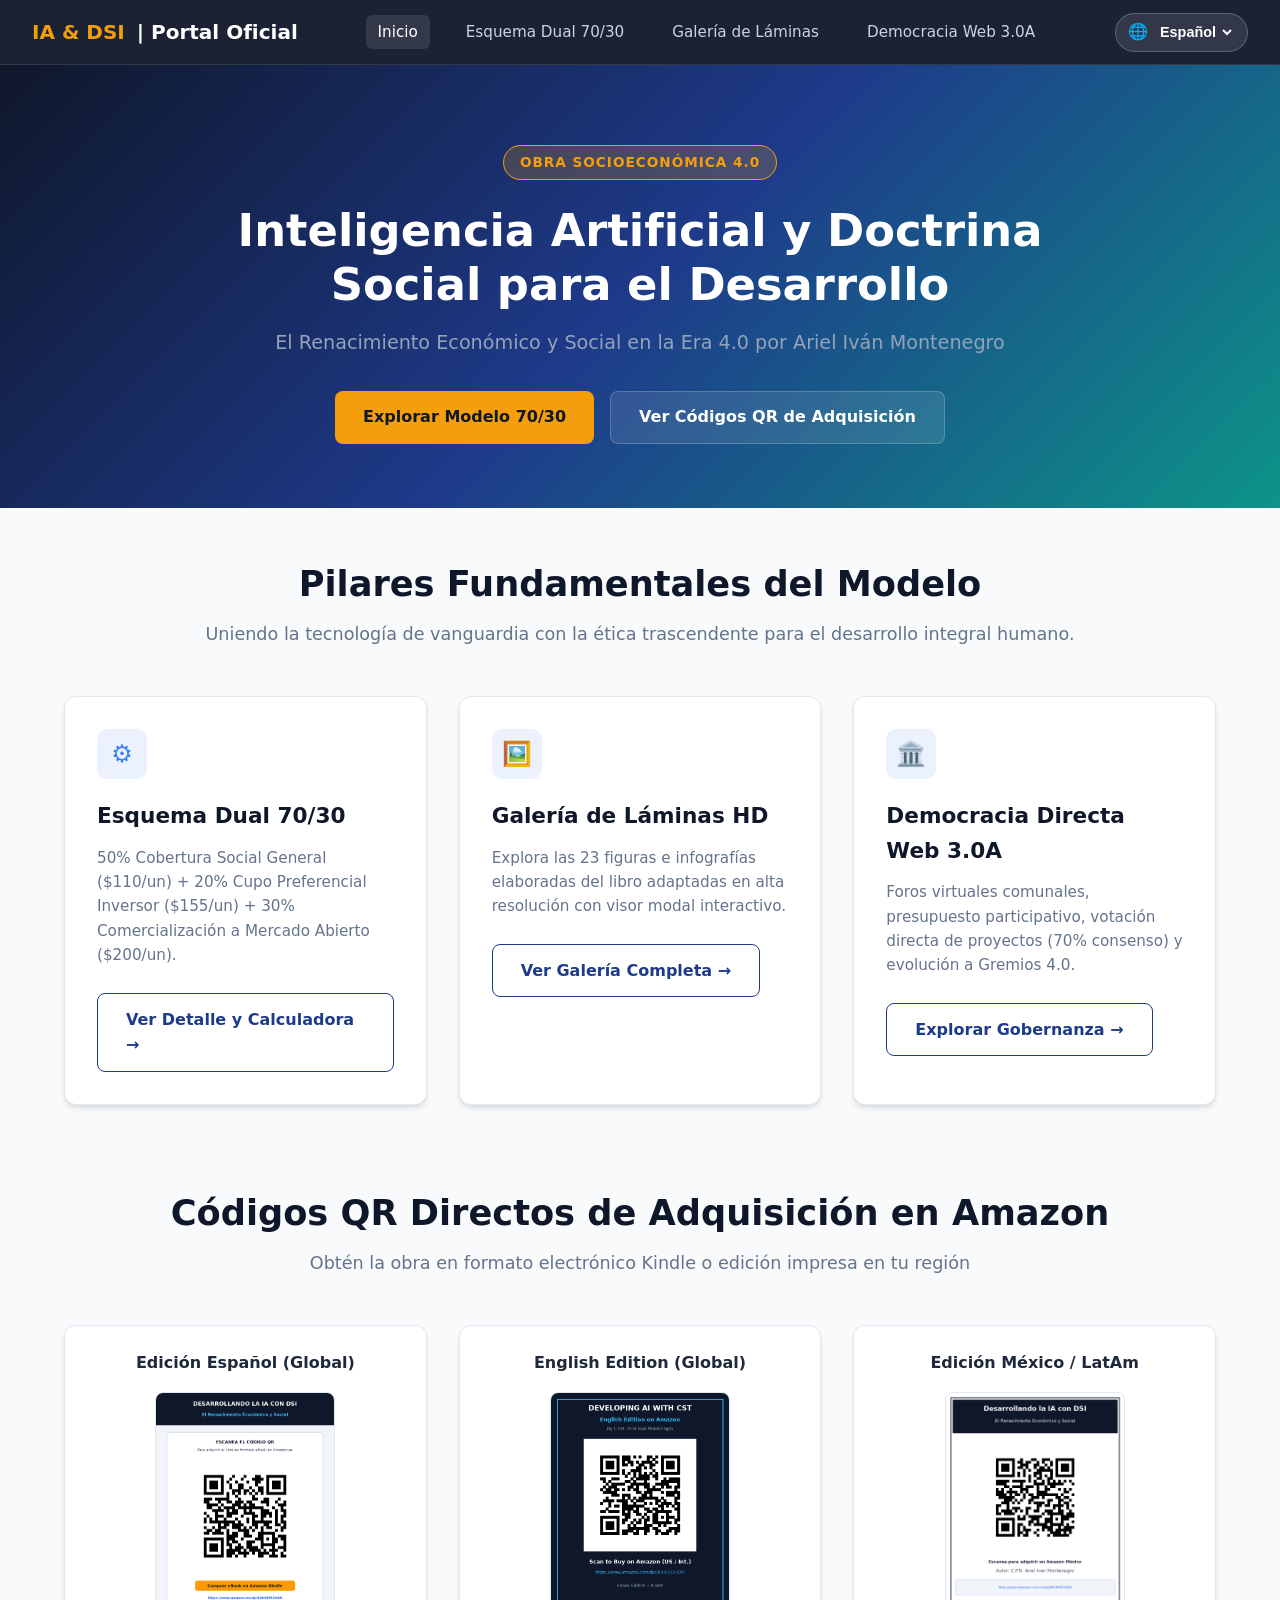
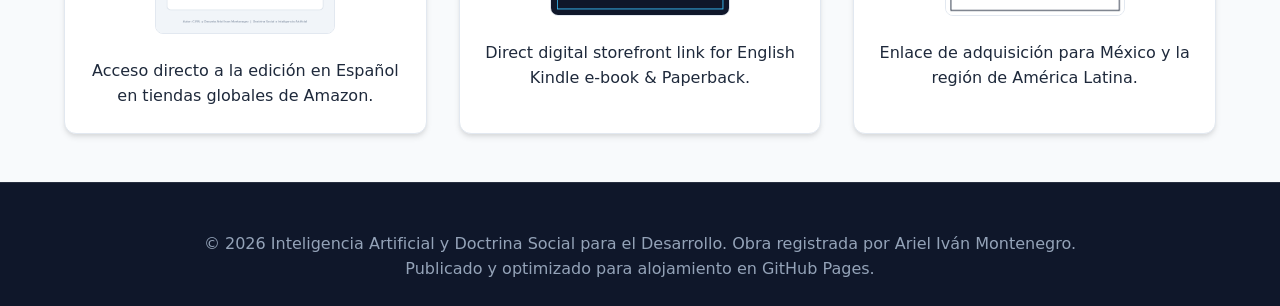
<file: PAGINA WEB X ARCHIVO/index.html>
<!DOCTYPE html>
<html lang="es">
<head>
  <meta charset="UTF-8">
  <meta name="viewport" content="width=device-width, initial-scale=1.0">
  <title>Inteligencia Artificial y Doctrina Social para el Desarrollo</title>
  <link rel="stylesheet" href="styles.css">
</head>
<body>

  <!-- Navigation Bar -->
  <nav class="navbar">
    <a href="index.html" class="nav-brand">
      <span>IA & DSI</span> | Portal Oficial
    </a>
    <ul class="nav-links">
      <li><a href="index.html" class="active">Inicio</a></li>
      <li><a href="esquema_dual_7030.html">Esquema Dual 70/30</a></li>
      <li><a href="galeria_laminas.html">Galería de Láminas</a></li>
      <li><a href="democracia_web30a.html">Democracia Web 3.0A</a></li>
    </ul>
    <div class="lang-select-container">
      🌐
      <select id="langSelect" onchange="changeLanguage(this.value)">
        <option value="es">Español</option>
        <option value="en">English</option>
        <option value="it">Italiano</option>
        <option value="de">Deutsch</option>
        <option value="ru">Русский</option>
        <option value="zh">中文</option>
      </select>
    </div>
  </nav>

  <!-- Hero Section -->
  <header class="hero">
    <div class="hero-content">
      <div class="hero-badge">Obra Socioeconómica 4.0</div>
      <h1 data-i18n="heroTitle">Inteligencia Artificial y Doctrina Social para el Desarrollo</h1>
      <p data-i18n="heroSub">El Renacimiento Económico y Social en la Era 4.0 por Ariel Iván Montenegro</p>
      <div class="hero-cta">
        <a href="esquema_dual_7030.html" class="btn btn-primary" data-i18n="btnExplore">Explorar Modelo 70/30</a>
        <a href="#qr-section" class="btn btn-secondary" data-i18n="btnQR">Ver Códigos QR de Adquisición</a>
      </div>
    </div>
  </header>

  <!-- Main Portal Overview -->
  <main class="container">
    <div class="section-title">
      <h2>Pilares Fundamentales del Modelo</h2>
      <p>Uniendo la tecnología de vanguardia con la ética trascendente para el desarrollo integral humano.</p>
    </div>

    <div class="grid-3">
      <div class="card">
        <div class="card-icon">⚙️</div>
        <h3>Esquema Dual 70/30</h3>
        <p>50% Cobertura Social General ($110/un) + 20% Cupo Preferencial Inversor ($155/un) + 30% Comercialización a Mercado Abierto ($200/un).</p>
        <br>
        <a href="esquema_dual_7030.html" class="btn btn-secondary" style="color:var(--primary); border-color:var(--primary);">Ver Detalle y Calculadora →</a>
      </div>

      <div class="card">
        <div class="card-icon">🖼️</div>
        <h3>Galería de Láminas HD</h3>
        <p>Explora las 23 figuras e infografías elaboradas del libro adaptadas en alta resolución con visor modal interactivo.</p>
        <br>
        <a href="galeria_laminas.html" class="btn btn-secondary" style="color:var(--primary); border-color:var(--primary);">Ver Galería Completa →</a>
      </div>

      <div class="card">
        <div class="card-icon">🏛️</div>
        <h3>Democracia Directa Web 3.0A</h3>
        <p>Foros virtuales comunales, presupuesto participativo, votación directa de proyectos (70% consenso) y evolución a Gremios 4.0.</p>
        <br>
        <a href="democracia_web30a.html" class="btn btn-secondary" style="color:var(--primary); border-color:var(--primary);">Explorar Gobernanza →</a>
      </div>
    </div>

    <!-- QR Section -->
    <section id="qr-section" style="margin-top: 5rem;">
      <div class="section-title">
        <h2 data-i18n="qrTitle">Códigos QR Directos de Adquisición en Amazon</h2>
        <p data-i18n="qrSub">Obtén la obra en formato electrónico Kindle o edición impresa en tu región</p>
      </div>

      <div class="qr-container">
        <div class="qr-card">
          <h4>Edición Español (Global)</h4>
          <img src="codigo_qr_amazon.png" alt="QR Amazon Español">
          <p>Acceso directo a la edición en Español en tiendas globales de Amazon.</p>
        </div>

        <div class="qr-card">
          <h4>English Edition (Global)</h4>
          <img src="codigo_qr_amazon_ingles.png" alt="QR Amazon English">
          <p>Direct digital storefront link for English Kindle e-book & Paperback.</p>
        </div>

        <div class="qr-card">
          <h4>Edición México / LatAm</h4>
          <img src="codigo_qr_amazon_mexico.png" alt="QR Amazon México">
          <p>Enlace de adquisición para México y la región de América Latina.</p>
        </div>
      </div>
    </section>
  </main>

  <!-- Footer -->
  <footer>
    <p>© 2026 Inteligencia Artificial y Doctrina Social para el Desarrollo. Obra registrada por Ariel Iván Montenegro.</p>
    <p>Publicado y optimizado para alojamiento en GitHub Pages.</p>
  </footer>

  <script src="script.js"></script>
</body>
</html>
</file>
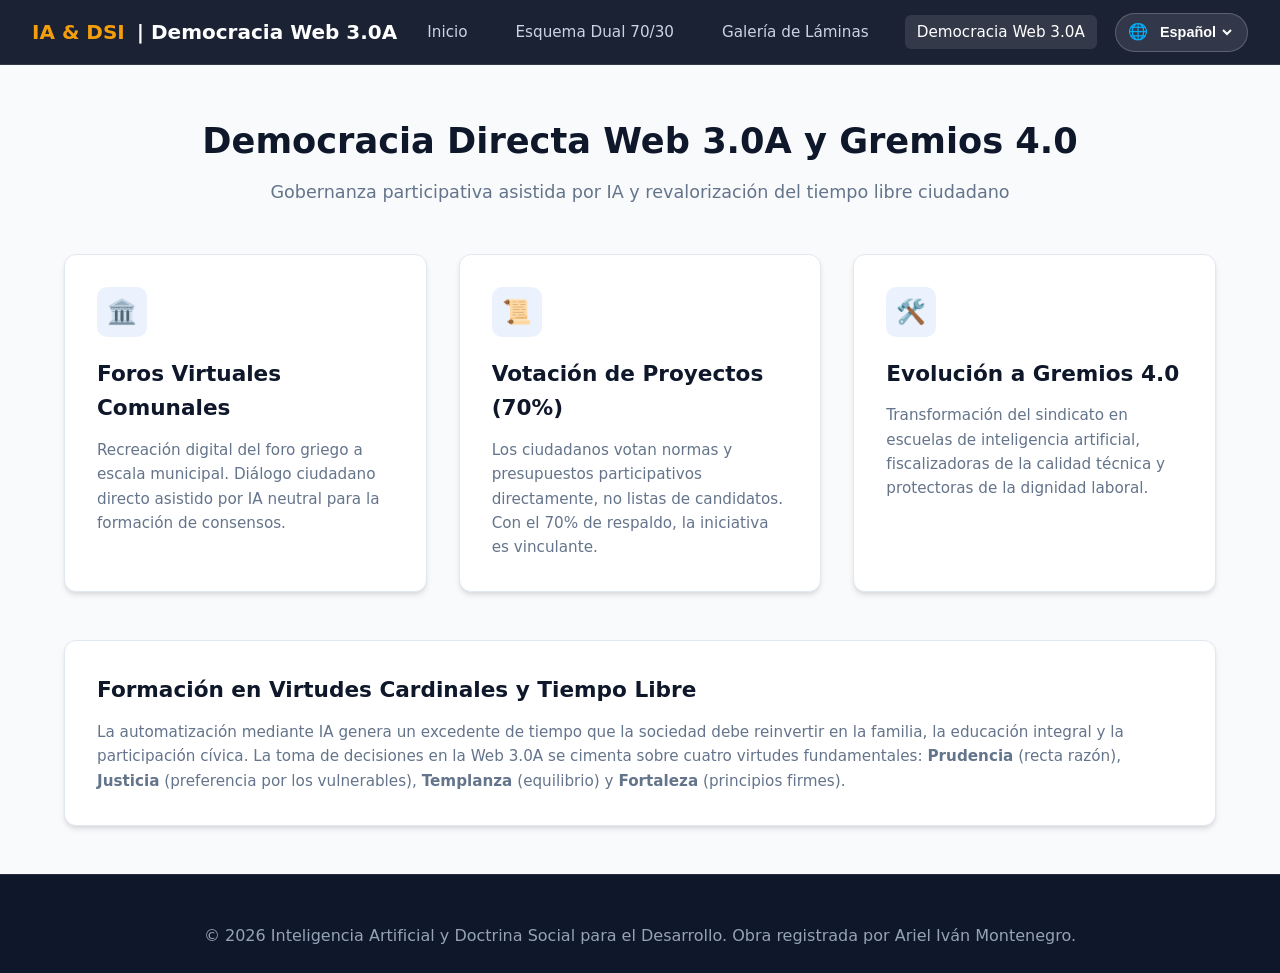
<file: PAGINA WEB X ARCHIVO/democracia_web30a.html>
<!DOCTYPE html>
<html lang="es">
<head>
  <meta charset="UTF-8">
  <meta name="viewport" content="width=device-width, initial-scale=1.0">
  <title>Democracia Directa Web 3.0A | IA y DSI</title>
  <link rel="stylesheet" href="styles.css">
</head>
<body>

  <!-- Navigation Bar -->
  <nav class="navbar">
    <a href="index.html" class="nav-brand">
      <span>IA & DSI</span> | Democracia Web 3.0A
    </a>
    <ul class="nav-links">
      <li><a href="index.html">Inicio</a></li>
      <li><a href="esquema_dual_7030.html">Esquema Dual 70/30</a></li>
      <li><a href="galeria_laminas.html">Galería de Láminas</a></li>
      <li><a href="democracia_web30a.html" class="active">Democracia Web 3.0A</a></li>
    </ul>
    <div class="lang-select-container">
      🌐
      <select id="langSelect" onchange="changeLanguage(this.value)">
        <option value="es">Español</option>
        <option value="en">English</option>
        <option value="it">Italiano</option>
        <option value="de">Deutsch</option>
        <option value="ru">Русский</option>
        <option value="zh">中文</option>
      </select>
    </div>
  </nav>

  <!-- Main Container -->
  <main class="container">
    <div class="section-title">
      <h2>Democracia Directa Web 3.0A y Gremios 4.0</h2>
      <p>Gobernanza participativa asistida por IA y revalorización del tiempo libre ciudadano</p>
    </div>

    <div class="grid-3">
      <div class="card">
        <div class="card-icon">🏛️</div>
        <h3>Foros Virtuales Comunales</h3>
        <p>Recreación digital del foro griego a escala municipal. Diálogo ciudadano directo asistido por IA neutral para la formación de consensos.</p>
      </div>

      <div class="card">
        <div class="card-icon">📜</div>
        <h3>Votación de Proyectos (70%)</h3>
        <p>Los ciudadanos votan normas y presupuestos participativos directamente, no listas de candidatos. Con el 70% de respaldo, la iniciativa es vinculante.</p>
      </div>

      <div class="card">
        <div class="card-icon">🛠️</div>
        <h3>Evolución a Gremios 4.0</h3>
        <p>Transformación del sindicato en escuelas de inteligencia artificial, fiscalizadoras de la calidad técnica y protectoras de la dignidad laboral.</p>
      </div>
    </div>

    <div class="card" style="margin-top: 3rem;">
      <h3>Formación en Virtudes Cardinales y Tiempo Libre</h3>
      <p>
        La automatización mediante IA genera un excedente de tiempo que la sociedad debe reinvertir en la familia, la educación integral y la participación cívica. La toma de decisiones en la Web 3.0A se cimenta sobre cuatro virtudes fundamentales: <strong>Prudencia</strong> (recta razón), <strong>Justicia</strong> (preferencia por los vulnerables), <strong>Templanza</strong> (equilibrio) y <strong>Fortaleza</strong> (principios firmes).
      </p>
    </div>
  </main>

  <!-- Footer -->
  <footer>
    <p>© 2026 Inteligencia Artificial y Doctrina Social para el Desarrollo. Obra registrada por Ariel Iván Montenegro.</p>
  </footer>

  <script src="script.js"></script>
</body>
</html>
</file>
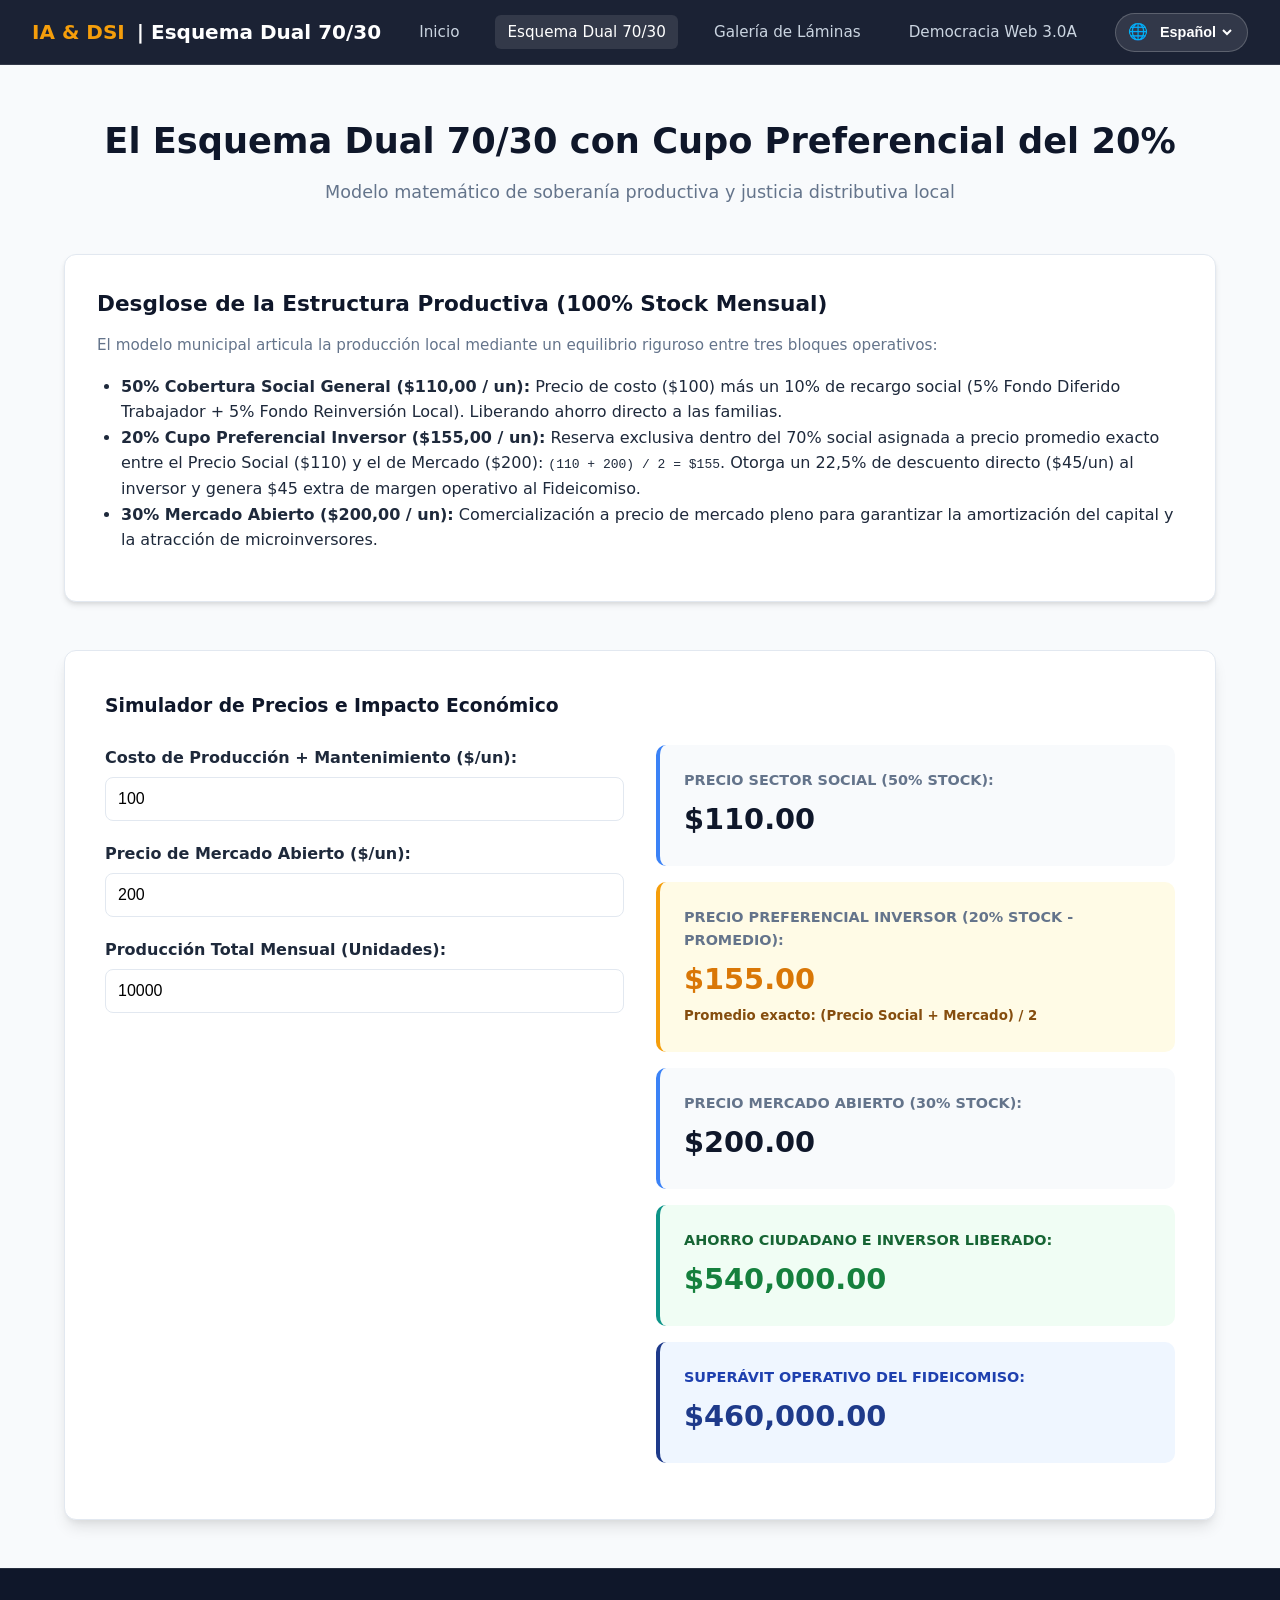
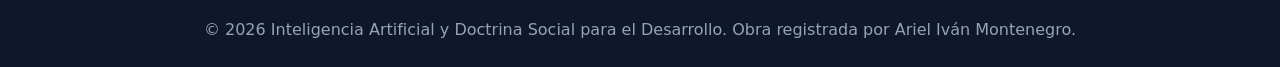
<file: PAGINA WEB X ARCHIVO/esquema_dual_7030.html>
<!DOCTYPE html>
<html lang="es">
<head>
  <meta charset="UTF-8">
  <meta name="viewport" content="width=device-width, initial-scale=1.0">
  <title>Esquema Dual 70/30 | IA y DSI</title>
  <link rel="stylesheet" href="styles.css">
</head>
<body>

  <!-- Navigation Bar -->
  <nav class="navbar">
    <a href="index.html" class="nav-brand">
      <span>IA & DSI</span> | Esquema Dual 70/30
    </a>
    <ul class="nav-links">
      <li><a href="index.html">Inicio</a></li>
      <li><a href="esquema_dual_7030.html" class="active">Esquema Dual 70/30</a></li>
      <li><a href="galeria_laminas.html">Galería de Láminas</a></li>
      <li><a href="democracia_web30a.html">Democracia Web 3.0A</a></li>
    </ul>
    <div class="lang-select-container">
      🌐
      <select id="langSelect" onchange="changeLanguage(this.value)">
        <option value="es">Español</option>
        <option value="en">English</option>
        <option value="it">Italiano</option>
        <option value="de">Deutsch</option>
        <option value="ru">Русский</option>
        <option value="zh">中文</option>
      </select>
    </div>
  </nav>

  <!-- Container -->
  <main class="container">
    <div class="section-title">
      <h2 data-i18n="secSchemeTitle">El Esquema Dual 70/30 con Cupo Preferencial del 20%</h2>
      <p data-i18n="secSchemeSub">Modelo matemático de soberanía productiva y justicia distributiva local</p>
    </div>

    <!-- Explanatory Text Box -->
    <div class="card" style="margin-bottom: 3rem;">
      <h3>Desglose de la Estructura Productiva (100% Stock Mensual)</h3>
      <p style="margin-bottom: 1rem;">
        El modelo municipal articula la producción local mediante un equilibrio riguroso entre tres bloques operativos:
      </p>
      <ul style="margin-left: 1.5rem; margin-bottom: 1rem;">
        <li><strong>50% Cobertura Social General ($110,00 / un):</strong> Precio de costo ($100) más un 10% de recargo social (5% Fondo Diferido Trabajador + 5% Fondo Reinversión Local). Liberando ahorro directo a las familias.</li>
        <li><strong>20% Cupo Preferencial Inversor ($155,00 / un):</strong> Reserva exclusiva dentro del 70% social asignada a precio promedio exacto entre el Precio Social ($110) y el de Mercado ($200): <code>(110 + 200) / 2 = $155</code>. Otorga un 22,5% de descuento directo ($45/un) al inversor y genera $45 extra de margen operativo al Fideicomiso.</li>
        <li><strong>30% Mercado Abierto ($200,00 / un):</strong> Comercialización a precio de mercado pleno para garantizar la amortización del capital y la atracción de microinversores.</li>
      </ul>
    </div>

    <!-- Interactive Calculator -->
    <div class="calc-box">
      <h3 style="margin-bottom: 1.5rem; color:var(--primary-dark);" data-i18n="calcTitle">Simulador de Precios e Impacto Económico</h3>
      
      <div class="calc-grid">
        <!-- Inputs -->
        <div>
          <div class="input-group">
            <label for="inputCost" data-i18n="lblCost">Costo de Producción + Mantenimiento ($/un):</label>
            <input type="number" id="inputCost" value="100" step="5">
          </div>
          <div class="input-group">
            <label for="inputMarket" data-i18n="lblMarket">Precio de Mercado Abierto ($/un):</label>
            <input type="number" id="inputMarket" value="200" step="5">
          </div>
          <div class="input-group">
            <label for="inputUnits" data-i18n="lblUnits">Producción Total Mensual (Unidades):</label>
            <input type="number" id="inputUnits" value="10000" step="500">
          </div>
        </div>

        <!-- Dynamic Results -->
        <div>
          <div class="result-card">
            <h4 data-i18n="resSocial">Precio Sector Social (50% Stock):</h4>
            <div class="value" id="resSocialPrice">$110.00</div>
          </div>

          <div class="result-card highlight">
            <h4 data-i18n="resInvestor">Precio Preferencial Inversor (20% Stock - Promedio):</h4>
            <div class="value" id="resInvestorPrice" style="color:var(--accent-hover);">$155.00</div>
            <small style="color:#854d0e; font-weight:600;">Promedio exacto: (Precio Social + Mercado) / 2</small>
          </div>

          <div class="result-card">
            <h4 data-i18n="resMarket">Precio Mercado Abierto (30% Stock):</h4>
            <div class="value" id="resMarketPrice">$200.00</div>
          </div>

          <div class="result-card" style="border-left-color:var(--secondary); background:#f0fdf4;">
            <h4 data-i18n="resSavings" style="color:#166534;">Ahorro Ciudadano e Inversor Liberado:</h4>
            <div class="value" id="resSavingsTotal" style="color:#15803d;">$540,000.00</div>
          </div>

          <div class="result-card" style="border-left-color:var(--primary); background:#eff6ff;">
            <h4 data-i18n="resMargin" style="color:#1e40af;">Superávit Operativo del Fideicomiso:</h4>
            <div class="value" id="resMarginTotal" style="color:#1e3a8a;">$460,000.00</div>
          </div>
        </div>
      </div>
    </div>
  </main>

  <!-- Footer -->
  <footer>
    <p>© 2026 Inteligencia Artificial y Doctrina Social para el Desarrollo. Obra registrada por Ariel Iván Montenegro.</p>
  </footer>

  <script src="script.js"></script>
</body>
</html>
</file>
<file: PAGINA WEB X ARCHIVO/styles.css>
/* =========================================================
   ESTILOS PRINCIPALES - INTELIGENCIA ARTIFICIAL Y DSI
   Diseño Elegante, Responsivo y Modular para GitHub Pages
   ========================================================= */

:root {
  --primary: #1e3a8a;
  --primary-light: #3b82f6;
  --primary-dark: #0f172a;
  --secondary: #0d9488;
  --accent: #f59e0b;
  --accent-hover: #d97706;
  --bg-light: #f8fafc;
  --bg-card: #ffffff;
  --text-dark: #1e293b;
  --text-muted: #64748b;
  --border-color: #e2e8f0;
  --shadow-sm: 0 1px 3px rgba(0,0,0,0.1);
  --shadow-md: 0 4px 6px -1px rgba(0,0,0,0.1), 0 2px 4px -1px rgba(0,0,0,0.06);
  --shadow-lg: 0 10px 15px -3px rgba(0,0,0,0.1), 0 4px 6px -2px rgba(0,0,0,0.05);
  --radius: 12px;
  --transition: all 0.3s ease;
}

* {
  box-sizing: border-box;
  margin: 0;
  padding: 0;
}

body {
  font-family: 'Segoe UI', system-ui, -apple-system, BlinkMacSystemFont, Roboto, sans-serif;
  background-color: var(--bg-light);
  color: var(--text-dark);
  line-height: 1.6;
}

/* Header & Navigation */
.navbar {
  background: rgba(15, 23, 42, 0.95);
  backdrop-filter: blur(10px);
  position: sticky;
  top: 0;
  z-index: 1000;
  padding: 0.8rem 2rem;
  display: flex;
  justify-content: space-between;
  align-items: center;
  border-bottom: 1px solid rgba(255, 255, 255, 0.1);
}

.nav-brand {
  display: flex;
  align-items: center;
  gap: 0.75rem;
  color: #ffffff;
  text-decoration: none;
  font-weight: 700;
  font-size: 1.25rem;
}

.nav-brand span {
  color: var(--accent);
}

.nav-links {
  display: flex;
  align-items: center;
  gap: 1.5rem;
  list-style: none;
}

.nav-links a {
  color: #cbd5e1;
  text-decoration: none;
  font-weight: 500;
  font-size: 0.95rem;
  transition: var(--transition);
  padding: 0.5rem 0.75rem;
  border-radius: 6px;
}

.nav-links a:hover, .nav-links a.active {
  color: #ffffff;
  background: rgba(255, 255, 255, 0.1);
}

/* Language Selector */
.lang-select-container {
  display: flex;
  align-items: center;
  gap: 0.5rem;
  background: rgba(255, 255, 255, 0.1);
  padding: 0.35rem 0.75rem;
  border-radius: 20px;
  border: 1px solid rgba(255, 255, 255, 0.2);
}

.lang-select-container select {
  background: transparent;
  color: #ffffff;
  border: none;
  font-size: 0.9rem;
  font-weight: 600;
  cursor: pointer;
  outline: none;
}

.lang-select-container select option {
  background: #0f172a;
  color: #ffffff;
}

/* Hero Section */
.hero {
  background: linear-gradient(135deg, #0f172a 0%, #1e3a8a 50%, #0d9488 100%);
  color: #ffffff;
  padding: 5rem 2rem 4rem;
  text-align: center;
  position: relative;
  overflow: hidden;
}

.hero-content {
  max-width: 900px;
  margin: 0 auto;
}

.hero-badge {
  display: inline-block;
  background: rgba(245, 158, 11, 0.2);
  color: var(--accent);
  border: 1px solid var(--accent);
  padding: 0.35rem 1rem;
  border-radius: 50px;
  font-size: 0.85rem;
  font-weight: 700;
  text-transform: uppercase;
  letter-spacing: 1px;
  margin-bottom: 1.5rem;
}

.hero h1 {
  font-size: 2.8rem;
  font-weight: 800;
  line-height: 1.2;
  margin-bottom: 1rem;
}

.hero p {
  font-size: 1.2rem;
  color: #94a3b8;
  margin-bottom: 2rem;
}

.hero-cta {
  display: flex;
  justify-content: center;
  gap: 1rem;
  flex-wrap: wrap;
}

.btn {
  display: inline-flex;
  align-items: center;
  gap: 0.5rem;
  padding: 0.8rem 1.75rem;
  border-radius: 8px;
  font-weight: 600;
  text-decoration: none;
  transition: var(--transition);
  cursor: pointer;
  border: none;
  font-size: 1rem;
}

.btn-primary {
  background: var(--accent);
  color: #0f172a;
}

.btn-primary:hover {
  background: var(--accent-hover);
  transform: translateY(-2px);
}

.btn-secondary {
  background: rgba(255, 255, 255, 0.1);
  color: #ffffff;
  border: 1px solid rgba(255, 255, 255, 0.2);
}

.btn-secondary:hover {
  background: rgba(255, 255, 255, 0.2);
  transform: translateY(-2px);
}

/* Container & Grid Layouts */
.container {
  max-width: 1200px;
  margin: 0 auto;
  padding: 3rem 1.5rem;
}

.section-title {
  text-align: center;
  margin-bottom: 3rem;
}

.section-title h2 {
  font-size: 2.2rem;
  color: var(--primary-dark);
  margin-bottom: 0.5rem;
}

.section-title p {
  color: var(--text-muted);
  font-size: 1.1rem;
}

.grid-3 {
  display: grid;
  grid-template-columns: repeat(auto-fit, minmax(320px, 1fr));
  gap: 2rem;
}

.card {
  background: var(--bg-card);
  border-radius: var(--radius);
  padding: 2rem;
  box-shadow: var(--shadow-md);
  border: 1px solid var(--border-color);
  transition: var(--transition);
}

.card:hover {
  transform: translateY(-4px);
  box-shadow: var(--shadow-lg);
}

.card-icon {
  width: 50px;
  height: 50px;
  background: rgba(59, 130, 246, 0.1);
  color: var(--primary-light);
  border-radius: 10px;
  display: flex;
  align-items: center;
  justify-content: center;
  font-size: 1.5rem;
  margin-bottom: 1.25rem;
}

.card h3 {
  font-size: 1.35rem;
  margin-bottom: 0.75rem;
  color: var(--primary-dark);
}

.card p {
  color: var(--text-muted);
  font-size: 0.95rem;
}

/* Calculator Section */
.calc-box {
  background: #ffffff;
  border-radius: var(--radius);
  box-shadow: var(--shadow-lg);
  padding: 2.5rem;
  border: 1px solid var(--border-color);
}

.calc-grid {
  display: grid;
  grid-template-columns: 1fr 1fr;
  gap: 2rem;
}

@media (max-width: 768px) {
  .calc-grid {
    grid-template-columns: 1fr;
  }
}

.input-group {
  margin-bottom: 1.25rem;
}

.input-group label {
  display: block;
  font-weight: 600;
  margin-bottom: 0.4rem;
  color: var(--text-dark);
}

.input-group input {
  width: 100%;
  padding: 0.75rem;
  border: 1px solid var(--border-color);
  border-radius: 8px;
  font-size: 1rem;
  outline: none;
}

.input-group input:focus {
  border-color: var(--primary-light);
  box-shadow: 0 0 0 3px rgba(59, 130, 246, 0.15);
}

.result-card {
  background: var(--bg-light);
  padding: 1.5rem;
  border-radius: 10px;
  border-left: 4px solid var(--primary-light);
  margin-bottom: 1rem;
}

.result-card.highlight {
  border-left-color: var(--accent);
  background: #fffbe6;
}

.result-card h4 {
  font-size: 0.9rem;
  text-transform: uppercase;
  color: var(--text-muted);
  margin-bottom: 0.25rem;
}

.result-card .value {
  font-size: 1.8rem;
  font-weight: 700;
  color: var(--primary-dark);
}

/* QR Code Gallery */
.qr-container {
  display: grid;
  grid-template-columns: repeat(auto-fit, minmax(280px, 1fr));
  gap: 2rem;
  margin-top: 2rem;
}

.qr-card {
  background: #ffffff;
  border-radius: var(--radius);
  padding: 1.5rem;
  text-align: center;
  box-shadow: var(--shadow-md);
  border: 1px solid var(--border-color);
}

.qr-card img {
  max-width: 180px;
  height: auto;
  margin: 1rem 0;
  border-radius: 8px;
  border: 1px solid var(--border-color);
}

/* Modal for High-Res Plates */
.modal {
  display: none;
  position: fixed;
  top: 0;
  left: 0;
  width: 100%;
  height: 100%;
  background: rgba(15, 23, 42, 0.9);
  z-index: 2000;
  justify-content: center;
  align-items: center;
  padding: 2rem;
}

.modal.active {
  display: flex;
}

.modal-content {
  max-width: 90%;
  max-height: 90%;
  border-radius: 8px;
  box-shadow: var(--shadow-lg);
}

.modal-close {
  position: absolute;
  top: 1.5rem;
  right: 2rem;
  color: #ffffff;
  font-size: 2.5rem;
  cursor: pointer;
  font-weight: bold;
}

/* Footer */
footer {
  background: var(--primary-dark);
  color: #94a3b8;
  padding: 3rem 1.5rem 1.5rem;
  text-align: center;
  border-top: 1px solid rgba(255, 255, 255, 0.1);
}

footer a {
  color: var(--accent);
  text-decoration: none;
}
</file>
